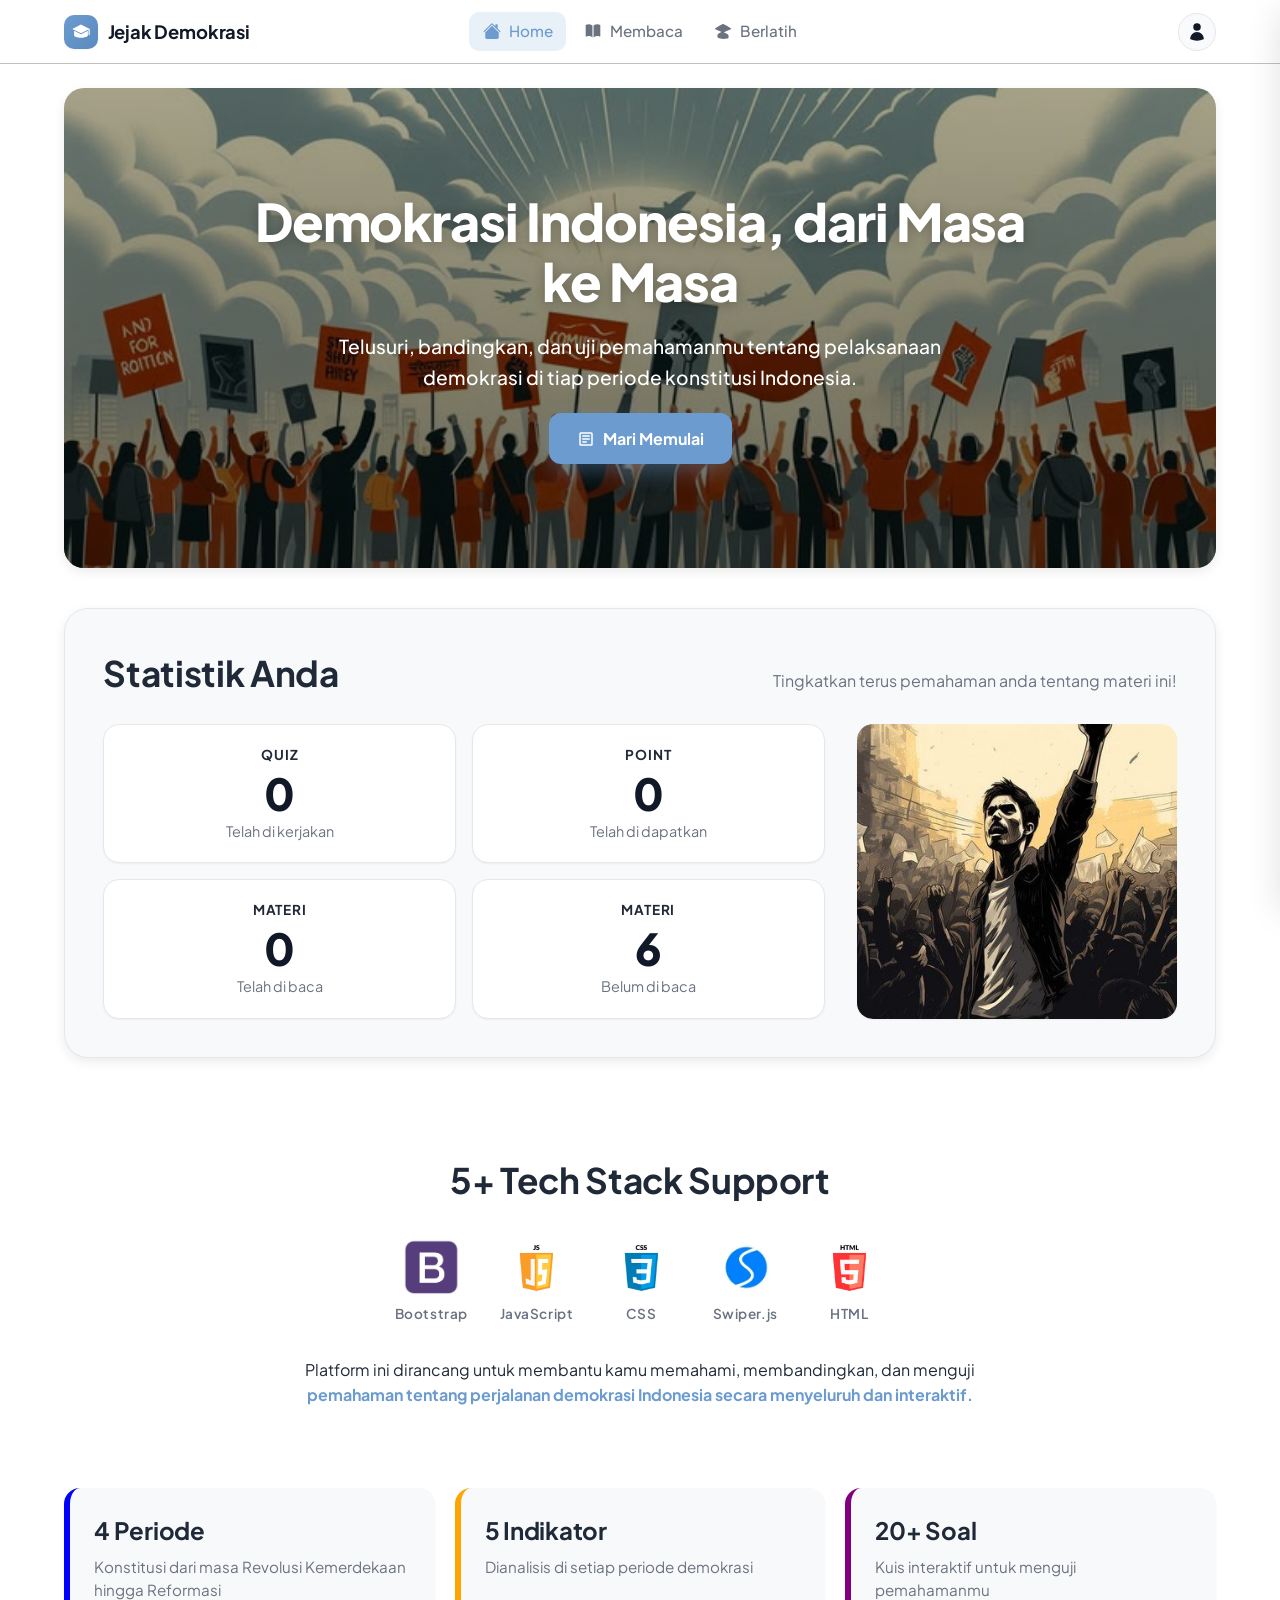
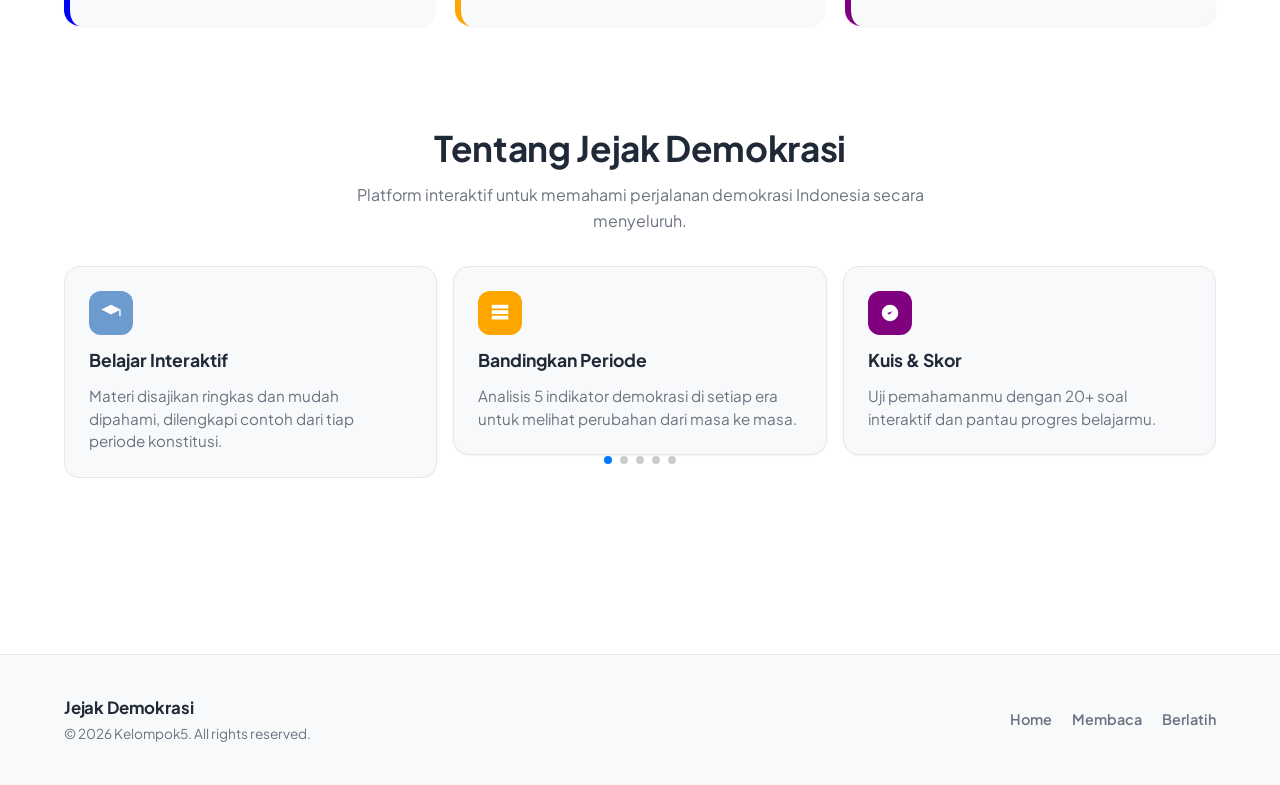
<file: index.html>
<!DOCTYPE html>
<html lang="id">

<head>
    <meta charset="UTF-8">
    <meta name="viewport" content="width=device-width, initial-scale=1.0">
    <title>Jejak Demokrasi | OnBoarding</title>

    <link rel="preconnect" href="https://fonts.googleapis.com">
    <link rel="preconnect" href="https://fonts.gstatic.com" crossorigin>
    <link href="https://fonts.googleapis.com/css2?family=Plus+Jakarta+Sans:wght@400;500;600;700;800&display=swap" rel="stylesheet">

    <link rel="stylesheet" href="src/style/global.css">
    <link rel="stylesheet" href="src/style/index.css">
    <link rel="stylesheet" href="https://cdn.jsdelivr.net/npm/swiper@11/swiper-bundle.min.css">
    <link rel="icon" href="#" type="image/png">
</head>

<body>

    <div id="navbar"></div>

    <main class="page container">
        <!-- Hero -->
        <section class="hero">
            <div class="hero__bg">
                <img src="/src/assets/images/9a2f10e3e8c840c2b5ab0010589937d5.jpg" alt="" loading="lazy" />
                <div class="hero__overlay"></div>
            </div>
            <div class="hero__content">
                <h1 class="hero__title">Demokrasi Indonesia, dari Masa ke Masa</h1>
                <p class="hero__subtitle">
                    Telusuri, bandingkan, dan uji pemahamanmu tentang pelaksanaan demokrasi di tiap periode konstitusi Indonesia.
                </p>
                <a class="btn btn--hero" href="/src/page/reading.html">
                    <svg xmlns="http://www.w3.org/2000/svg" viewBox="0 0 24 24" fill="currentColor" aria-hidden="true"><path d="M5 3h14a2 2 0 0 1 2 2v14a2 2 0 0 1-2 2H5a2 2 0 0 1-2-2V5a2 2 0 0 1 2-2zm0 2v14h14V5H5zm2 2h10v2H7V7zm0 4h10v2H7v-2zm0 4h6v2H7v-2z"/></svg>
                    Mari Memulai
                </a>
            </div>
        </section>

        <!-- Stats panel -->
        <section class="stats">
            <div class="stats__panel">
                <div class="stats__header">
                    <h2 class="stats__title">Statistik Anda</h2>
                    <p class="stats__hint">Tingkatkan terus pemahaman anda tentang materi ini!</p>
                </div>
                <div class="stats__body">
                    <div class="stats__grid">
                        <article class="stat-card">
                            <div class="stat-card__label">QUIZ</div>
                            <div class="stat-card__value" id="statQuiz">0</div>
                            <div class="stat-card__caption">Telah di kerjakan</div>
                        </article>
                        <article class="stat-card">
                            <div class="stat-card__label">POINT</div>
                            <div class="stat-card__value" id="statPoint">0</div>
                            <div class="stat-card__caption">Telah di dapatkan</div>
                        </article>
                        <article class="stat-card">
                            <div class="stat-card__label">Materi</div>
                            <div class="stat-card__value" id="statRead">0</div>
                            <div class="stat-card__caption">Telah di baca</div>
                        </article>
                        <article class="stat-card">
                            <div class="stat-card__label">Materi</div>
                            <div class="stat-card__value" id="statUnread">0</div>
                            <div class="stat-card__caption">Belum di baca</div>
                        </article>
                    </div>
                    <div class="stats__image">
                        <img src="/src/assets/images/daefe302de852c6bc54e962870e29e17.jpg" alt="Ilustrasi" loading="lazy" />
                    </div>
                </div>
            </div>
        </section>

        <!-- Tech stack -->
        <section class="tech">
            <h2 class="tech__title">5+ Tech Stack Support</h2>
            <div class="tech__icons">
                <div class="tech__item">
                    <img src="/src/assets/images/bootstrap.png" alt="Bootstrap" />
                    <span>Bootstrap</span>
                </div>
                <div class="tech__item">
                    <img src="/src/assets/images/js.png" alt="JavaScript" />
                    <span>JavaScript</span>
                </div>
                <div class="tech__item">
                    <img src="/src/assets/images/css.png" alt="CSS" />
                    <span>CSS</span>
                </div>
                <div class="tech__item">
                    <img src="/src/assets/images/swiper.png" alt="Swiper.js" />
                    <span>Swiper.js</span>
                </div>
                <div class="tech__item">
                    <img src="/src/assets/images/html.png" alt="HTML" />
                    <span>HTML</span>
                </div>
            </div>
            <p class="tech__desc">
                Platform ini dirancang untuk membantu kamu memahami, membandingkan, dan menguji
                <span class="tech__desc-bold">pemahaman tentang perjalanan demokrasi Indonesia secara menyeluruh dan interaktif.</span>
            </p>
        </section>

        <!-- Highlight cards -->
        <section class="highlights">
            <div class="highlights__grid">
                <article class="highlight-card highlight-card--blue">
                    <div class="highlight-card__value">4 Periode</div>
                    <div class="highlight-card__desc">Konstitusi dari masa Revolusi Kemerdekaan hingga Reformasi</div>
                </article>
                <article class="highlight-card highlight-card--orange">
                    <div class="highlight-card__value">5 Indikator</div>
                    <div class="highlight-card__desc">Dianalisis di setiap periode demokrasi</div>
                </article>
                <article class="highlight-card highlight-card--purple">
                    <div class="highlight-card__value">20+ Soal</div>
                    <div class="highlight-card__desc">Kuis interaktif untuk menguji pemahamanmu</div>
                </article>
            </div>
        </section>

    <!-- Showcase / about cards (Swiper) -->
    <section class="showcase">
        <div class="showcase__header">
            <h2 class="showcase__title">Tentang Jejak Demokrasi</h2>
            <p class="showcase__subtitle">
                Platform interaktif untuk memahami perjalanan demokrasi Indonesia secara menyeluruh.
            </p>
        </div>
        <div class="swiper showcase__swiper">
            <div class="swiper-wrapper">
                <div class="swiper-slide">
                    <article class="showcase-card">
                        <div class="showcase-card__icon showcase-card__icon--blue">
                            <svg xmlns="http://www.w3.org/2000/svg" viewBox="0 0 24 24" fill="currentColor" aria-hidden="true"><path d="M12 3 1.5 8.25 12 13.5l9-4.5V15a.75.75 0 0 0 1.5 0V8.25L12 3Z"/></svg>
                        </div>
                        <h3 class="showcase-card__title">Belajar Interaktif</h3>
                        <p class="showcase-card__desc">Materi disajikan ringkas dan mudah dipahami, dilengkapi contoh dari tiap periode konstitusi.</p>
                    </article>
                </div>
                <div class="swiper-slide">
                    <article class="showcase-card">
                        <div class="showcase-card__icon showcase-card__icon--orange">
                            <svg xmlns="http://www.w3.org/2000/svg" viewBox="0 0 24 24" fill="currentColor" aria-hidden="true"><path d="M3 3h18v4H3V3zm0 6h18v4H3V9zm0 6h18v4H3v-4z"/></svg>
                        </div>
                        <h3 class="showcase-card__title">Bandingkan Periode</h3>
                        <p class="showcase-card__desc">Analisis 5 indikator demokrasi di setiap era untuk melihat perubahan dari masa ke masa.</p>
                    </article>
                </div>
                <div class="swiper-slide">
                    <article class="showcase-card">
                        <div class="showcase-card__icon showcase-card__icon--purple">
                            <svg xmlns="http://www.w3.org/2000/svg" viewBox="0 0 24 24" fill="currentColor" aria-hidden="true"><path d="M9 12l2 2 4-4m6 2a9 9 0 11-18 0 9 9 0 0118 0z"/></svg>
                        </div>
                        <h3 class="showcase-card__title">Kuis & Skor</h3>
                        <p class="showcase-card__desc">Uji pemahamanmu dengan 20+ soal interaktif dan pantau progres belajarmu.</p>
                    </article>
                </div>
                <div class="swiper-slide">
                    <article class="showcase-card">
                        <div class="showcase-card__icon showcase-card__icon--blue">
                            <svg xmlns="http://www.w3.org/2000/svg" viewBox="0 0 24 24" fill="currentColor" aria-hidden="true"><path d="M3 13h2v8H3v-8zm6-6h2v14H9V7zm6 3h2v11h-2V10zm6-7h2v18h-2V3z"/></svg>
                        </div>
                        <h3 class="showcase-card__title">Progres Belajar</h3>
                        <p class="showcase-card__desc">Statistik pribadi menampilkan materi yang sudah dan belum dibaca serta skor kuis.</p>
                    </article>
                </div>
                <div class="swiper-slide">
                    <article class="showcase-card">
                        <div class="showcase-card__icon showcase-card__icon--orange">
                            <svg xmlns="http://www.w3.org/2000/svg" viewBox="0 0 24 24" fill="currentColor" aria-hidden="true"><path d="M4 6h16v2H4V6zm0 5h16v2H4v-2zm0 5h16v2H4v-2z"/></svg>
                        </div>
                        <h3 class="showcase-card__title">Responsif</h3>
                        <p class="showcase-card__desc">Tampilan nyaman di berbagai perangkat, dari desktop hingga ponsel.</p>
                    </article>
                </div>
            </div>
            <div class="swiper-pagination"></div>
        </div>
    </section>
    </main>

    <div id="footer"></div>

    <script src="/src/component/navbar.js"></script>
    <script src="/src/js/quiz-storage.js"></script>
    <script src="/src/js/reading-data.js"></script>
    <script src="/src/js/reading-storage.js"></script>
    <script type="module" src="/src/js/index.js"></script>
    <script type="module" src="/src/component/footer.js"></script>

    <script src="https://cdn.jsdelivr.net/npm/swiper@11/swiper-bundle.min.js"></script>
    <script>
        document.addEventListener('DOMContentLoaded', function () {
            if (typeof Swiper === 'undefined') return;
            new Swiper('.showcase__swiper', {
                slidesPerView: 1,
                spaceBetween: 16,
                loop: true,
                autoplay: { delay: 3500, disableOnInteraction: false },
                pagination: { el: '.swiper-pagination', clickable: true },
                breakpoints: {
                    640: { slidesPerView: 2 },
                    992: { slidesPerView: 3 }
                }
            });
        });
    </script>

</body>

</html>
</file>
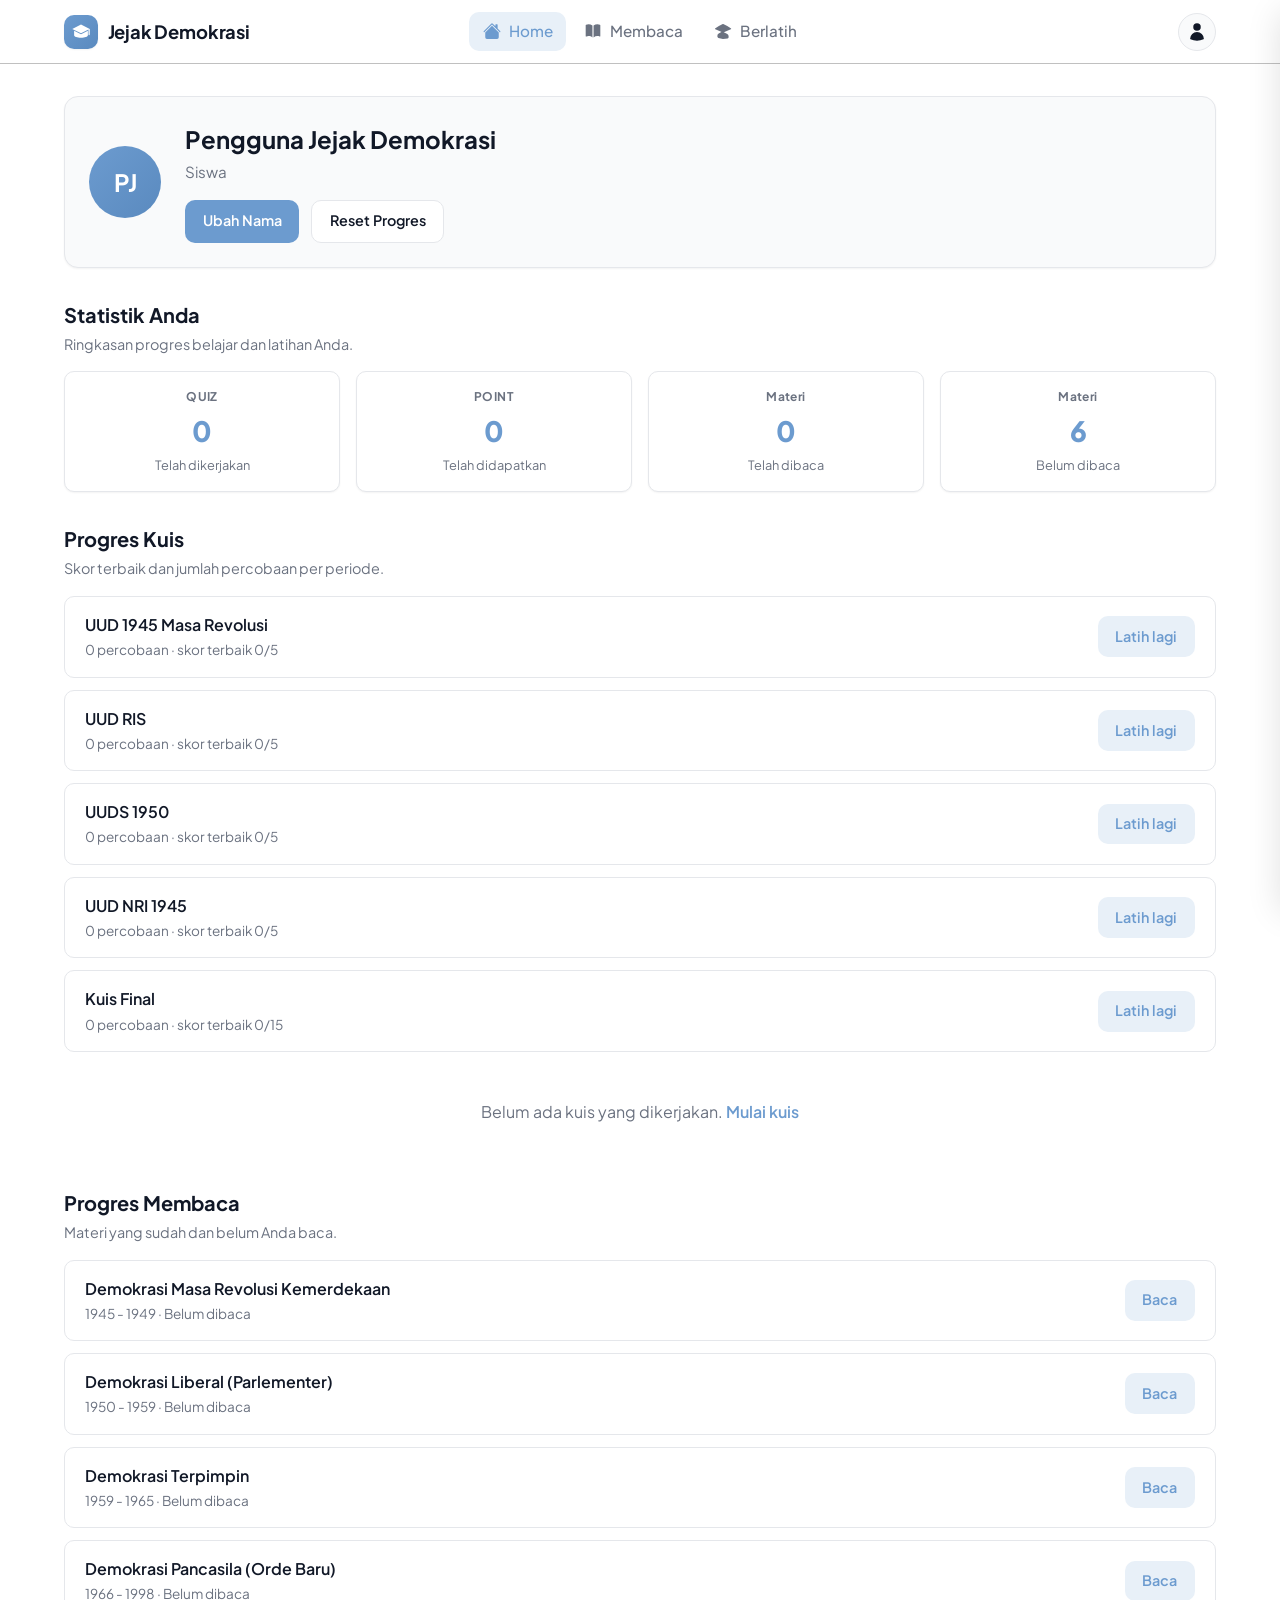
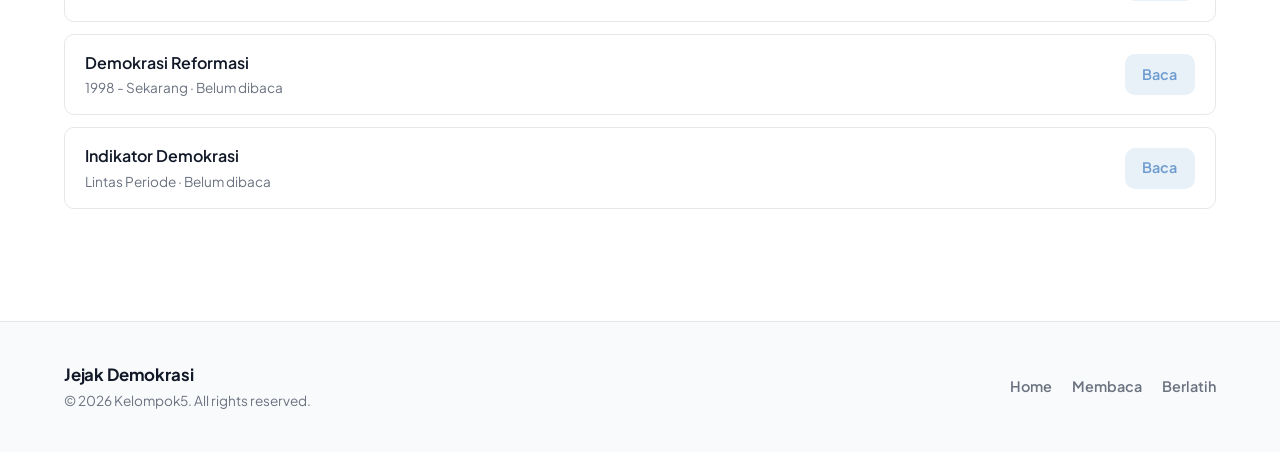
<file: src/page/profile.html>
<!DOCTYPE html>
<html lang="id">

<head>
    <meta charset="UTF-8">
    <meta name="viewport" content="width=device-width, initial-scale=1.0">
    <title>Jejak Demokrasi | Profil</title>

    <link rel="preconnect" href="https://fonts.googleapis.com">
    <link rel="preconnect" href="https://fonts.gstatic.com" crossorigin>
    <link href="https://fonts.googleapis.com/css2?family=Plus+Jakarta+Sans:wght@400;500;600;700;800&display=swap"
        rel="stylesheet">

    <link rel="stylesheet" href="/src/style/global.css">
    <link rel="stylesheet" href="/src/style/profile.css">
    <link rel="icon" href="#" type="image/png">
</head>

<body>

    <div id="navbar"></div>

    <main class="page">
        <section class="profile">
            <div class="profile__container">

                <!-- Header kartu profil -->
                <header class="profile-card profile-card--hero">
                    <div class="profile-card__avatar" id="profileAvatar">JD</div>
                    <div class="profile-card__info">
                        <h1 class="profile-card__name" id="profileName">Pengguna Jejak Demokrasi</h1>
                        <p class="profile-card__subtitle">Siswa</p>
                        <div class="profile-card__actions">
                            <button class="btn btn--primary" id="editNameBtn" type="button">Ubah Nama</button>
                            <button class="btn btn--ghost" id="resetProgressBtn" type="button">Reset Progres</button>
                        </div>
                    </div>
                </header>

                <!-- Statistik -->
                <section class="profile-section">
                    <div class="profile-section__header">
                        <h2 class="profile-section__title">Statistik Anda</h2>
                        <p class="profile-section__hint">Ringkasan progres belajar dan latihan Anda.</p>
                    </div>
                    <div class="stats__grid">
                        <article class="stat-card">
                            <div class="stat-card__label">QUIZ</div>
                            <div class="stat-card__value" id="statQuiz">0</div>
                            <div class="stat-card__caption">Telah dikerjakan</div>
                        </article>
                        <article class="stat-card">
                            <div class="stat-card__label">POINT</div>
                            <div class="stat-card__value" id="statPoint">0</div>
                            <div class="stat-card__caption">Telah didapatkan</div>
                        </article>
                        <article class="stat-card">
                            <div class="stat-card__label">Materi</div>
                            <div class="stat-card__value" id="statRead">0</div>
                            <div class="stat-card__caption">Telah dibaca</div>
                        </article>
                        <article class="stat-card">
                            <div class="stat-card__label">Materi</div>
                            <div class="stat-card__value" id="statUnread">0</div>
                            <div class="stat-card__caption">Belum dibaca</div>
                        </article>
                    </div>
                </section>

                <!-- Progres Kuis -->
                <section class="profile-section">
                    <div class="profile-section__header">
                        <h2 class="profile-section__title">Progres Kuis</h2>
                        <p class="profile-section__hint">Skor terbaik dan jumlah percobaan per periode.</p>
                    </div>
                    <div class="profile-list" id="quizProgressList"></div>
                    <div class="profile-empty" id="quizProgressEmpty" hidden>
                        <p>Belum ada kuis yang dikerjakan. <a href="/src/page/quiz-select.html">Mulai kuis</a></p>
                    </div>
                </section>

                <!-- Progres Membaca -->
                <section class="profile-section">
                    <div class="profile-section__header">
                        <h2 class="profile-section__title">Progres Membaca</h2>
                        <p class="profile-section__hint">Materi yang sudah dan belum Anda baca.</p>
                    </div>
                    <div class="profile-list" id="readingProgressList"></div>
                </section>

            </div>
        </section>
    </main>

    <div id="footer"></div>

    <script src="/src/component/navbar.js"></script>
    <script src="/src/component/footer.js"></script>
    <script src="/src/js/quiz-data.js"></script>
    <script src="/src/js/quiz-storage.js"></script>
    <script src="/src/js/reading-data.js"></script>
    <script src="/src/js/reading-storage.js"></script>
    <script type="module" src="/src/js/profile.js"></script>

</body>

</html>
</file>
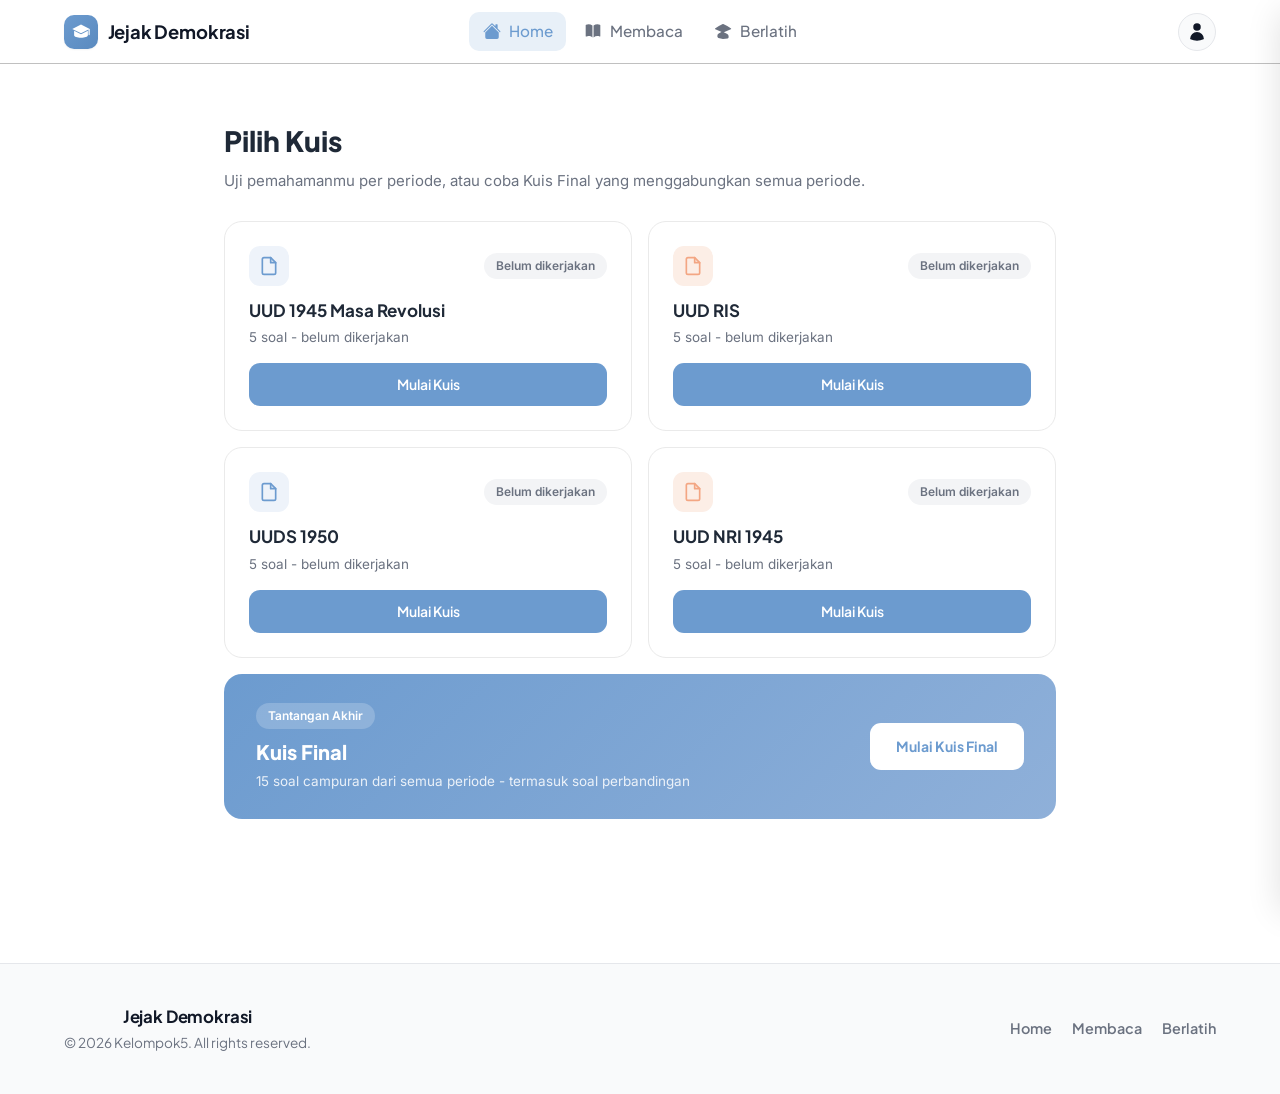
<file: src/page/quiz-select.html>
<!DOCTYPE html>
<html lang="id">

<head>
  <meta charset="UTF-8">
  <meta name="viewport" content="width=device-width, initial-scale=1.0">
  <title>Jejak Demokrasi | Pilih Kuis</title>
  <link rel="preconnect" href="https://fonts.googleapis.com">
  <link rel="preconnect" href="https://fonts.gstatic.com" crossorigin>
  <link
    href="https://fonts.googleapis.com/css2?family=Plus+Jakarta+Sans:wght@500;600;700;800&family=Inter:wght@400;500;600&display=swap"
    rel="stylesheet">
  <link rel="stylesheet" href="/src/style/exam.css">
  <link rel="stylesheet" href="/src/style/global.css">
</head>

<body>

  <nav id="navbar"></nav>

  <div class="page-container">
    <h1
      style="font-family:var(--font-heading);font-weight:800;font-size:28px;color:var(--color-text-heading);margin-bottom:8px;">
      Pilih Kuis</h1>
    <p style="font-family:var(--font-body);font-size:15px;color:var(--color-text-body);margin-bottom:28px;">Uji
      pemahamanmu per periode, atau coba Kuis Final yang menggabungkan semua periode.</p>

    <div id="quizCards" style="display:grid;grid-template-columns:1fr 1fr;gap:16px;"></div>

    <div class="banner">
      <div>
        <span class="banner__label">Tantangan Akhir</span>
        <div class="banner__title">Kuis Final</div>
        <div class="banner__desc">15 soal campuran dari semua periode - termasuk soal perbandingan</div>
      </div>
      <button class="banner__btn">Mulai Kuis Final</button>
    </div>
  </div>

  <div id="footer"></div>

  <!-- js -->
  <script src="/src/component/footer.js"></script>
  <script src="/src/component/navbar.js"></script>
  <script src="/src/js/quiz-data.js"></script>
  <script src="/src/js/quiz-storage.js"></script>
  <script src="/src/js/quiz-select.js"></script>
</body>

</html>
</file>
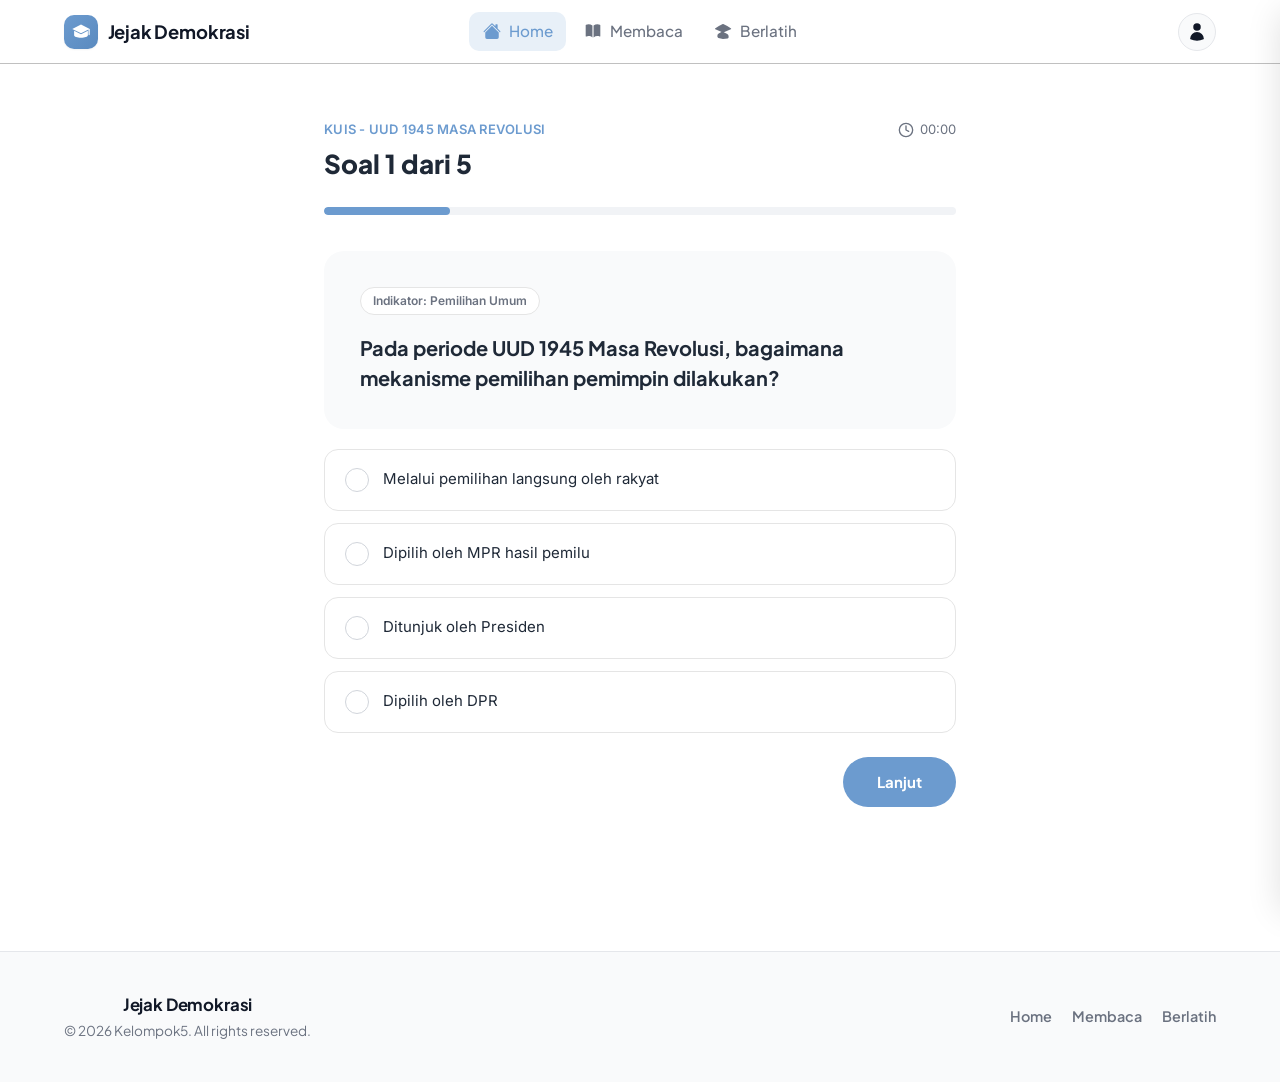
<file: src/page/quiz.html>
<!DOCTYPE html>
<html lang="id">
<head>
  <meta charset="UTF-8">
  <meta name="viewport" content="width=device-width, initial-scale=1.0">
  <title>Jejak Demokrasi | Kuis</title>
  <link rel="preconnect" href="https://fonts.googleapis.com">
  <link rel="preconnect" href="https://fonts.gstatic.com" crossorigin>
  <link href="https://fonts.googleapis.com/css2?family=Plus+Jakarta+Sans:wght@500;600;700;800&family=Inter:wght@400;500;600&display=swap" rel="stylesheet">
  <link rel="stylesheet" href="/src/style/exam.css">
  <link rel="stylesheet" href="/src/style/global.css">
</head>
<body>

  <nav id="navbar"></nav>

  <div class="page-container page-container--narrow">
    <div class="quiz-header-row">
      <div>
        <div class="quiz-label" id="quizLabel">KUIS - UUD 1945 Masa Revolusi</div>
        <h1 class="quiz-title" id="quizTitle">Soal 1 dari 5</h1>
      </div>
      <div class="quiz-timer" id="quizTimer">
        <svg xmlns="http://www.w3.org/2000/svg" viewBox="0 0 24 24" fill="none" stroke="currentColor" stroke-width="2" stroke-linecap="round" stroke-linejoin="round"><circle cx="12" cy="12" r="10"/><polyline points="12 6 12 12 16 14"/></svg>
        <span>00:00</span>
      </div>
    </div>

    <div class="progress-bar">
      <div class="progress-bar__fill" id="progressFill" style="width:20%"></div>
    </div>

    <div class="question-card">
      <span class="indicator-badge" id="indicatorBadge">Indikator: ...</span>
      <div class="question-text" id="questionText">...</div>
    </div>

    <div class="options" id="optionsContainer"></div>

    <div class="quiz-footer">
      <button class="prev-link" id="prevBtn" type="button">Soal sebelumnya</button>
      <button class="next-btn" id="nextBtn" type="button">Lanjut</button>
    </div>
  </div>

  <div id="footer"></div>

  <script src="/src/component/footer.js"></script>
  <script src="/src/component/navbar.js"></script>
  <script src="/src/js/quiz-data.js"></script>
  <script src="/src/js/quiz-storage.js"></script>
  <script type="module" src="/src/js/quiz.js"></script>
</body>
</html>
</file>
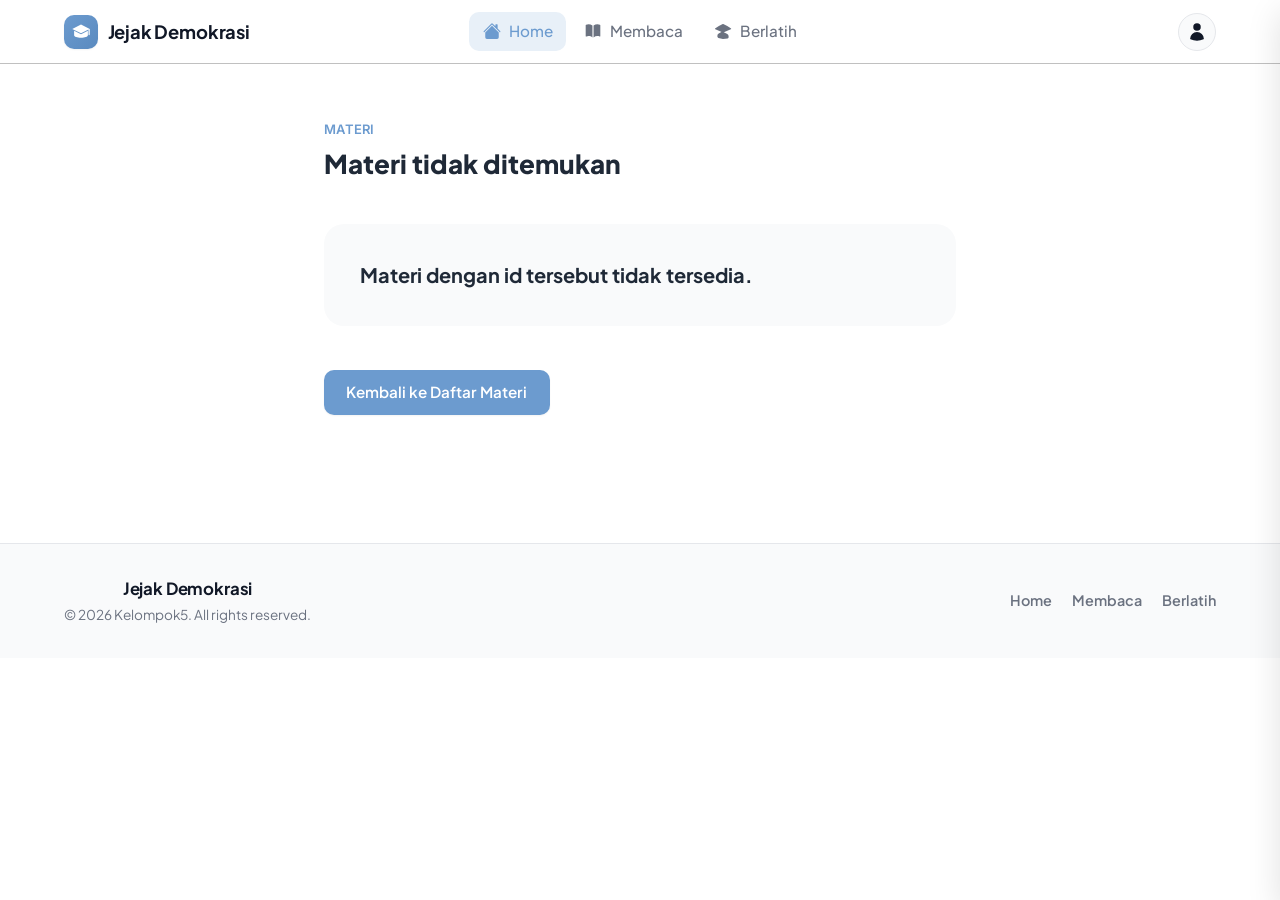
<file: src/page/reading-detail.html>
<!DOCTYPE html>
<html lang="id">

<head>
  <meta charset="UTF-8">
  <meta name="viewport" content="width=device-width, initial-scale=1.0">
  <title>Jejak Demokrasi | Materi</title>
  <link rel="preconnect" href="https://fonts.googleapis.com">
  <link rel="preconnect" href="https://fonts.gstatic.com" crossorigin>
  <link
    href="https://fonts.googleapis.com/css2?family=Plus+Jakarta+Sans:wght@500;600;700;800&family=Inter:wght@400;500;600&display=swap"
    rel="stylesheet">
  <link rel="stylesheet" href="/src/style/exam.css">
  <link rel="stylesheet" href="/src/style/global.css">
  <link rel="stylesheet" href="/src/style/reading.css">
</head>

<body>

  <nav id="navbar"></nav>

  <div class="page-container page-container--narrow">
    <div class="quiz-header-row">
      <div>
        <div class="quiz-label" id="materialLabel">MATERI</div>
        <h1 class="quiz-title" id="materialTitle">Judul Materi</h1>
      </div>
    </div>
    <p class="search-results__count" id="materialPeriod"></p>
    <div class="question-card">
      <div class="question-text" id="materialContent">...</div>
    </div>
    <div class="material-card__tags" id="materialTags"></div>
    <div style="margin-top:24px;">
      <button class="btn btn--primary" id="backBtn" type="button">Kembali ke Daftar Materi</button>
    </div>
  </div>

  <div id="footer"></div>

  <!-- js -->
  <script src="/src/component/footer.js"></script>
  <script src="/src/component/navbar.js"></script>
  <script src="/src/js/reading-data.js"></script>
  <script src="/src/js/reading-storage.js"></script>
  <script type="module" src="/src/js/reading-detail.js"></script>
</body>

</html>
</file>
<file: src/style/global.css>
:root {
    --color-bg: #ffffff;
    --color-surface: #f9fafb;
    --color-border: #c0c0c0;          /* silver */
    --color-border-soft: #e5e7eb;
    --color-text: #111827;
    --color-text-muted: #6b7280;
    --color-primary: #6C9BCF;        /* blue from design */
    --color-primary-soft: #e8f0f8;
    --color-primary-hover: #5a8abf;
    --color-danger: #dc2626;

    --radius-sm: 6px;
    --radius-md: 10px;
    --radius-lg: 14px;
    --radius-full: 9999px;

    --shadow-sm: 0 1px 2px rgba(0, 0, 0, 0.05);
    --shadow-md: 0 4px 12px rgba(0, 0, 0, 0.08);
    --shadow-lg: 0 12px 32px rgba(0, 0, 0, 0.12);

    --navbar-height: 64px;
    --container-max: 1200px;

    --font-sans: "Plus Jakarta Sans", "Segoe UI", system-ui, -apple-system, Roboto, "Helvetica Neue", Arial, sans-serif;
    --transition-fast: 150ms ease;
    --transition-base: 220ms ease;
}

*,
*::before,
*::after {
    box-sizing: border-box;
}

html,
body {
    margin: 0;
    padding: 0;
}

body {
    font-family: var(--font-sans);
    color: var(--color-text);
    background-color: var(--color-bg);
    -webkit-font-smoothing: antialiased;
    -moz-osx-font-smoothing: grayscale;
    line-height: 1.5;
}

a {
    color: inherit;
    text-decoration: none;
}

button {
    font: inherit;
    cursor: pointer;
    border: none;
    background: none;
}

ul {
    list-style: none;
    margin: 0;
    padding: 0;
}

/* ============================================================
   Navbar
   ============================================================ */
.navbar {
    position: sticky;
    top: 0;
    z-index: 1000;
    height: var(--navbar-height);
    background-color: var(--color-bg);
    border-bottom: 1px solid var(--color-border);
    transition: box-shadow var(--transition-base);
}

.navbar.scrolled {
    box-shadow: var(--shadow-sm);
}

.navbar__container {
    max-width: var(--container-max);
    height: 100%;
    margin: 0 auto;
    padding: 0 1.5rem;
    display: grid;
    grid-template-columns: 1fr auto 1fr;
    align-items: center;
    gap: 1rem;
}

/* Brand */
.navbar__brand {
    justify-self: start;
    display: inline-flex;
    align-items: center;
    gap: 0.6rem;
    font-size: 1.15rem;
    font-weight: 700;
    color: var(--color-text);
    letter-spacing: -0.01em;
    white-space: nowrap;
}

.navbar__brand-mark {
    display: inline-flex;
    align-items: center;
    justify-content: center;
    width: 34px;
    height: 34px;
    border-radius: var(--radius-md);
    background: linear-gradient(135deg, var(--color-primary), var(--color-primary-hover));
    color: #fff;
    box-shadow: var(--shadow-sm);
}

.navbar__brand-mark svg {
    width: 20px;
    height: 20px;
}

/* Desktop nav links */
.navbar__links {
    display: flex;
    align-items: center;
    gap: 0.25rem;
    justify-self: center;
}

/* Right-side actions group */
.navbar__actions {
    justify-self: end;
    display: flex;
    align-items: center;
    gap: 0.5rem;
}

.nav-link {
    display: inline-flex;
    align-items: center;
    gap: 0.5rem;
    padding: 0.5rem 0.85rem;
    font-size: 0.95rem;
    font-weight: 500;
    color: var(--color-text-muted);
    border-radius: var(--radius-md);
    transition: color var(--transition-fast), background-color var(--transition-fast);
}

.nav-link svg {
    width: 18px;
    height: 18px;
    flex-shrink: 0;
}

.nav-link:hover {
    color: var(--color-text);
    background-color: var(--color-surface);
}

.nav-link.is-active {
    color: var(--color-primary);
    background-color: var(--color-primary-soft);
}

/* Profile button */
.navbar__profile {
    display: inline-flex;
    align-items: center;
    justify-content: center;
    width: 38px;
    height: 38px;
    margin-left: 0.5rem;
    border-radius: var(--radius-full);
    color: var(--color-text);
    background-color: var(--color-surface);
    border: 1px solid var(--color-border-soft);
    transition: background-color var(--transition-fast), color var(--transition-fast), border-color var(--transition-fast);
}

.navbar__profile svg {
    width: 20px;
    height: 20px;
}

.navbar__profile:hover {
    color: var(--color-primary);
    background-color: var(--color-primary-soft);
    border-color: var(--color-primary);
}

/* Hamburger toggle (mobile only) */
.menu-toggle {
    display: none;
    align-items: center;
    justify-content: center;
    width: 40px;
    height: 40px;
    border-radius: var(--radius-md);
    color: var(--color-text);
    transition: background-color var(--transition-fast);
}

.menu-toggle:hover {
    background-color: var(--color-surface);
}

.menu-toggle svg {
    width: 22px;
    height: 22px;
}

/* Drawer */
.drawer-backdrop {
    position: fixed;
    inset: 0;
    background-color: rgba(17, 24, 39, 0.45);
    backdrop-filter: blur(2px);
    opacity: 0;
    visibility: hidden;
    transition: opacity var(--transition-base), visibility var(--transition-base);
    z-index: 1090;
}

.drawer-backdrop.is-open {
    opacity: 1;
    visibility: visible;
}

.drawer {
    position: fixed;
    top: 0;
    right: 0;
    bottom: 0;
    width: 300px;
    max-width: 85vw;
    background-color: var(--color-bg);
    box-shadow: var(--shadow-lg);
    transform: translateX(100%);
    transition: transform var(--transition-base);
    z-index: 1100;
    display: flex;
    flex-direction: column;
}

.drawer.is-open {
    transform: translateX(0);
}

.drawer__header {
    display: flex;
    align-items: center;
    justify-content: space-between;
    padding: 1rem 1.25rem;
    border-bottom: 1px solid var(--color-border-soft);
}

.drawer__title {
    font-size: 1rem;
    font-weight: 600;
    margin: 0;
}

.drawer__close {
    display: inline-flex;
    align-items: center;
    justify-content: center;
    width: 36px;
    height: 36px;
    border-radius: var(--radius-md);
    color: var(--color-text-muted);
    transition: background-color var(--transition-fast), color var(--transition-fast);
}

.drawer__close:hover {
    background-color: var(--color-surface);
    color: var(--color-text);
}

.drawer__close svg {
    width: 20px;
    height: 20px;
}

.drawer__body {
    flex: 1;
    overflow-y: auto;
    padding: 1rem 0.75rem;
    display: flex;
    flex-direction: column;
    gap: 0.25rem;
}

.drawer__body .nav-link {
    width: 100%;
    padding: 0.75rem 1rem;
    font-size: 1rem;
}

.drawer__footer {
    padding: 1rem 1.25rem;
    border-top: 1px solid var(--color-border-soft);
}

.drawer__footer .navbar__profile {
    width: 100%;
    height: 44px;
    margin: 0;
    border-radius: var(--radius-md);
    gap: 0.6rem;
    font-size: 0.95rem;
    font-weight: 500;
    color: var(--color-text);
}

.drawer__footer .navbar__profile svg {
    width: 20px;
    height: 20px;
}

/* Responsive */
@media (max-width: 768px) {
    .navbar__container {
        display: flex;
        justify-content: space-between;
    }

    .navbar__links {
        display: none;
    }

    .navbar__profile {
        display: none;
    }

    .menu-toggle {
        display: inline-flex;
    }
}

/* ============================================================
   Footer (shared)
   ============================================================ */
.site-footer {
  border-top: 1px solid var(--color-border-soft);
  padding: 2.5rem 0;
  margin-top: 4rem;
  color: var(--color-text);
  font-size: 0.9rem;
  background-color: var(--color-surface);
}

.site-footer__inner {
  max-width: var(--container-max);
  margin: 0 auto;
  padding: 0 1.5rem;
  display: flex;
  align-items: center;
  justify-content: space-between;
  flex-wrap: wrap;
  gap: 1rem 2rem;
}

.site-footer__brand {
  display: flex;
  flex-direction: column;
  gap: 0.25rem;
}

.site-footer__logo {
  font-size: 1.05rem;
  font-weight: 700;
  color: var(--color-text);
  letter-spacing: -0.01em;
}

.site-footer__copy {
  color: var(--color-text-muted);
  font-size: 0.85rem;
}

.site-footer__nav {
  display: flex;
  align-items: center;
  gap: 1.25rem;
  flex-wrap: wrap;
}

.site-footer__nav a {
  color: var(--color-text-muted);
  font-weight: 600;
  font-size: 0.9rem;
  transition: color var(--transition-fast);
}

.site-footer__nav a:hover {
  color: var(--color-primary);
}

@media (max-width: 640px) {
  .site-footer__inner {
    flex-direction: column;
    align-items: flex-start;
  }
}

/* Demo page moved to src/style/index.css */
</file>
<file: src/style/index.css>
/* ============================================================
   Jejak Demokrasi — Index page styles
   ============================================================ */

/* ---------- Page container ---------- */
.page,
.container {
  max-width: var(--container-max);
  margin: 0 auto;
  padding: 0 1.5rem 5rem;
}

/* ---------- Buttons ---------- */
.btn {
  display: inline-flex;
  align-items: center;
  gap: 0.5rem;
  padding: 0.7rem 1.4rem;
  font-size: 0.95rem;
  font-weight: 600;
  border-radius: var(--radius-md);
  transition:
    transform var(--transition-fast),
    box-shadow var(--transition-fast),
    background-color var(--transition-fast),
    color var(--transition-fast),
    border-color var(--transition-fast);
  white-space: nowrap;
  cursor: pointer;
}

.btn svg {
  width: 18px;
  height: 18px;
}

.btn--primary {
  background-color: var(--color-primary);
  color: #fff;
  box-shadow: var(--shadow-sm);
}

.btn--primary:hover {
  background-color: var(--color-primary-hover);
  transform: translateY(-1px);
  box-shadow: var(--shadow-md);
}

.btn--ghost {
  background-color: transparent;
  color: var(--color-text);
  border: 1px solid var(--color-border-soft);
}

.btn--ghost:hover {
  background-color: var(--color-surface);
  border-color: var(--color-border);
}

.btn--hero {
  background-color: #6c9bcf;
  color: #fff;
  border-radius: 12px;
  padding: 0.85rem 1.75rem;
  font-size: 1rem;
  font-weight: 700;
  box-shadow: 0 8px 20px rgba(108, 155, 207, 0.35);
  transition:
    transform var(--transition-fast),
    box-shadow var(--transition-fast),
    background-color var(--transition-fast);
}

.btn--hero:hover {
  background-color: #5a8abf;
  transform: translateY(-2px);
  box-shadow: 0 12px 28px rgba(108, 155, 207, 0.4);
}

.btn--hero:active {
  transform: translateY(0);
}

/* ---------- Hero ---------- */
.hero {
  position: relative;
  width: 100%;
  min-height: clamp(360px, 45vw, 480px);
  border-radius: 20px;
  overflow: hidden;
  display: flex;
  align-items: center;
  justify-content: center;
  margin-top: 1.5rem;
  box-shadow: var(--shadow-md);
}

.hero__bg {
  position: absolute;
  inset: 0;
}

.hero__bg img {
  width: 100%;
  height: 100%;
  object-fit: cover;
  display: block;
}

.hero__overlay {
  position: absolute;
  inset: 0;
  background: linear-gradient(
    180deg,
    rgba(0, 0, 0, 0.35) 0%,
    rgba(0, 0, 0, 0.6) 100%
  );
}

.hero__content {
  position: relative;
  z-index: 1;
  text-align: center;
  color: #fff;
  padding: clamp(2rem, 5vw, 3.5rem) 1.5rem;
  max-width: 820px;
  display: flex;
  flex-direction: column;
  align-items: center;
  gap: 1.25rem;
}

.hero__title {
  font-size: clamp(2rem, 5vw, 3.25rem);
  font-weight: 800;
  line-height: 1.15;
  margin: 0;
  color: #fff;
  letter-spacing: -0.02em;
  text-shadow: 0 2px 12px rgba(0, 0, 0, 0.25);
}

.hero__subtitle {
  font-size: clamp(1rem, 1.6vw, 1.2rem);
  font-weight: 500;
  color: #fff;
  margin: 0;
  max-width: 680px;
  line-height: 1.6;
}

.hero__actions {
  margin-top: 0.5rem;
}

/* ---------- Stats panel ---------- */
.stats {
  margin-top: 2.5rem;
}

.stats__panel {
  position: relative;
  overflow: hidden;
  background-color: #f8f9fb;
  border-radius: 24px;
  padding: clamp(1.5rem, 3vw, 2.5rem);
  box-shadow: var(--shadow-md);
  border: 1px solid var(--color-border-soft);
}

.stats__corner {
  position: absolute;
  top: 1rem;
  right: 1rem;
  width: 96px;
  height: 96px;
  object-fit: cover;
  border-radius: 14px;
  opacity: 0.12;
  pointer-events: none;
  user-select: none;
}

.stats__header {
  display: flex;
  align-items: baseline;
  justify-content: space-between;
  flex-wrap: wrap;
  gap: 0.5rem 1rem;
  margin-bottom: 1.5rem;
}

.stats__title {
  font-size: clamp(1.6rem, 3vw, 2.2rem);
  font-weight: 700;
  color: #1f2937;
  margin: 0;
  letter-spacing: -0.01em;
}

.stats__hint {
  color: #6b7280;
  font-size: 1rem;
  margin: 0;
}

.stats__body {
  display: grid;
  grid-template-columns: minmax(0, 1fr) 320px;
  gap: 2rem;
  align-items: center;
}

.stats__grid {
  display: grid;
  grid-template-columns: repeat(2, minmax(0, 1fr));
  gap: 1rem;
}

.stat-card {
  background-color: #fff;
  border-radius: 16px;
  box-shadow: var(--shadow-sm);
  border: 1px solid var(--color-border-soft);
  padding: 1.25rem 1rem;
  text-align: center;
  display: flex;
  flex-direction: column;
  justify-content: center;
  gap: 0.35rem;
  height: 100%;
  min-height: 120px;
  transition:
    transform var(--transition-fast),
    box-shadow var(--transition-fast);
}

.stat-card:hover {
  transform: translateY(-2px);
  box-shadow: var(--shadow-md);
}

.stat-card__label {
  font-size: 0.85rem;
  font-weight: 700;
  color: #1f2937;
  letter-spacing: 0.06em;
  text-transform: uppercase;
}

.stat-card__value {
  font-size: clamp(2rem, 4vw, 2.75rem);
  font-weight: 800;
  color: #111827;
  line-height: 1;
}

.stat-card__caption {
  font-size: 0.9rem;
  color: #6b7280;
}

.stats__image {
  display: flex;
  align-items: stretch;
  justify-content: center;
  height: 100%;
}

.stats__image img {
  width: 100%;
  max-width: 320px;
  height: 100%;
  min-height: 280px;
  border-radius: 16px;
  object-fit: cover;
  box-shadow: var(--shadow-sm);
}

/* ---------- Tech stack ---------- */
.tech {
  text-align: center;
  margin-top: 4rem;
  padding: 2rem 0;
}

.tech__title {
  font-size: clamp(1.6rem, 3vw, 2.2rem);
  font-weight: 700;
  color: #1f2937;
  margin: 0 0 2rem;
  letter-spacing: -0.01em;
}

.tech__icons {
  display: flex;
  justify-content: center;
  align-items: center;
  gap: 2rem;
  flex-wrap: wrap;
  margin-bottom: 2rem;
}

.tech__item {
  display: flex;
  flex-direction: column;
  align-items: center;
  gap: 0.6rem;
  min-width: 72px;
  transition: transform var(--transition-fast);
}

.tech__item:hover {
  transform: translateY(-2px);
}

.tech__item img {
  height: 56px;
  width: auto;
  object-fit: contain;
}

.tech__item span {
  color: #6b7280;
  font-size: 0.85rem;
  font-weight: 600;
  letter-spacing: 0.04em;
}

.tech__desc {
  max-width: 760px;
  margin: 0 auto;
  font-size: 1rem;
  color: #1f2937;
  line-height: 1.6;
}

.tech__desc-bold {
  font-weight: 700;
  color: #6c9bcf;
}

/* ---------- Highlight cards ---------- */
.highlights {
  margin-top: 3rem;
}

.highlights__grid {
  display: grid;
  grid-template-columns: repeat(3, minmax(0, 1fr));
  gap: 1.25rem;
}

.highlight-card {
  background-color: #f8f9fb;
  border-radius: 16px;
  padding: 1.5rem;
  display: flex;
  flex-direction: column;
  gap: 0.5rem;
  border-left: 6px solid transparent;
  box-shadow: var(--shadow-sm);
  transition:
    transform var(--transition-fast),
    box-shadow var(--transition-fast);
}

.highlight-card:hover {
  transform: translateY(-2px);
  box-shadow: var(--shadow-md);
}

.highlight-card--blue {
  border-left-color: #0000ff;
}

.highlight-card--orange {
  border-left-color: #ffa500;
}

.highlight-card--purple {
  border-left-color: #800080;
}

.highlight-card__value {
  font-size: 1.5rem;
  font-weight: 700;
  color: #1f2937;
  letter-spacing: -0.01em;
}

.highlight-card__desc {
  font-size: 0.95rem;
  color: #6b7280;
  line-height: 1.5;
}

/* ---------- Footer ---------- */
.site-footer {
  border-top: 1px solid var(--color-border-soft);
  padding: 2.5rem 0;
  margin-top: 4rem;
  color: #1f2937;
  font-size: 0.9rem;
  background-color: #f8f9fb;
}

.site-footer__inner {
  max-width: var(--container-max);
  margin: 0 auto;
  padding: 0 1.5rem;
  display: flex;
  align-items: center;
  justify-content: space-between;
  flex-wrap: wrap;
  gap: 1rem 2rem;
}

.site-footer__brand {
  display: flex;
  flex-direction: column;
  gap: 0.25rem;
}

.site-footer__logo {
  font-size: 1.05rem;
  font-weight: 700;
  color: #1f2937;
  letter-spacing: -0.01em;
}

.site-footer__copy {
  color: #6b7280;
  font-size: 0.85rem;
}

.site-footer__nav {
  display: flex;
  align-items: center;
  gap: 1.25rem;
  flex-wrap: wrap;
}

.site-footer__nav a {
  color: #6b7280;
  font-weight: 600;
  font-size: 0.9rem;
  transition: color var(--transition-fast);
}

.site-footer__nav a:hover {
  color: #6c9bcf;
}

@media (max-width: 640px) {
  .site-footer__inner {
    flex-direction: column;
    align-items: flex-start;
  }
}

/* ---------- Accessibility ---------- */
a:focus-visible,
button:focus-visible,
.btn:focus-visible {
  outline: 2px solid #6c9bcf;
  outline-offset: 3px;
}

/* ---------- Responsive ---------- */
@media (max-width: 992px) {
  .stats__body {
    grid-template-columns: 1fr;
  }

  .stats__image {
    order: -1;
  }

  .stats__image img {
    max-width: 280px;
  }

  .highlights__grid {
    grid-template-columns: repeat(2, minmax(0, 1fr));
  }
}

@media (max-width: 768px) {
  .page,
  .container {
    padding: 0 1rem 3rem;
  }

  .hero {
    min-height: 320px;
    border-radius: 16px;
    margin-top: 1rem;
  }

  .stats__panel {
    border-radius: 20px;
    padding: 1.5rem;
  }

  .stat-card__value {
    font-size: 2.2rem;
  }

  .tech__icons {
    gap: 1.5rem;
  }

  .tech__item img {
    height: 48px;
  }

  .highlights__grid {
    grid-template-columns: 1fr;
  }
}

@media (max-width: 480px) {
  .stats__grid {
    grid-template-columns: 1fr;
  }

  .tech__icons {
    gap: 1.25rem;
  }
}

/* ---------- Showcase (Swiper) ---------- */
.showcase {
  margin-top: 4rem;
  padding: 2rem 0;
}

.showcase__header {
  text-align: center;
  margin-bottom: 2rem;
}

.showcase__title {
  font-size: clamp(1.6rem, 3vw, 2.2rem);
  font-weight: 700;
  color: #1f2937;
  margin: 0 0 0.5rem;
  letter-spacing: -0.01em;
}

.showcase__subtitle {
  color: #6b7280;
  font-size: 1rem;
  margin: 0;
  max-width: 640px;
  margin-inline: auto;
  line-height: 1.6;
}

.showcase__swiper {
  padding: 0.5rem 0 4rem;
}

.showcase__swiper .swiper-pagination {
  bottom: 0.5rem;
}

.showcase-card {
  background-color: #f8f9fb;
  border-radius: 16px;
  padding: 1.5rem;
  display: flex;
  flex-direction: column;
  gap: 0.75rem;
  height: 100%;
  border: 1px solid var(--color-border-soft);
  box-shadow: var(--shadow-sm);
  transition:
    transform var(--transition-fast),
    box-shadow var(--transition-fast);
}

.showcase-card:hover {
  transform: translateY(-3px);
  box-shadow: var(--shadow-md);
}

.showcase-card__icon {
  display: inline-flex;
  align-items: center;
  justify-content: center;
  width: 44px;
  height: 44px;
  border-radius: 12px;
}

.showcase-card__icon svg {
  width: 22px;
  height: 22px;
  color: #fff;
}

.showcase-card__icon--blue {
  background-color: #6c9bcf;
}

.showcase-card__icon--orange {
  background-color: #ffa500;
}

.showcase-card__icon--purple {
  background-color: #800080;
}

.showcase-card__title {
  font-size: 1.1rem;
  font-weight: 700;
  color: #1f2937;
  margin: 0;
}

.showcase-card__desc {
  font-size: 0.95rem;
  color: #6b7280;
  line-height: 1.5;
  margin: 0;
}

/* Swiper overrides (palette) */
.swiper-button-prev,
.swiper-button-next {
  color: #6c9bcf;
}

.swiper-pagination-bullet-active {
  background: #6c9bcf;
}

.swiper-pagination-bullet {
  background: #c0c0c0;
  opacity: 1;
}

@media (max-width: 768px) {
  .showcase {
    margin-top: 3rem;
  }
}

@media (prefers-reduced-motion: reduce) {
  *,
  *::before,
  *::after {
    animation-duration: 0.01ms !important;
    animation-iteration-count: 1 !important;
    transition-duration: 0.01ms !important;
    scroll-behavior: auto !important;
  }
}
</file>
<file: src/style/profile.css>
/* ============================================================
   Profile page
   ============================================================ */
.page {
    max-width: var(--container-max);
    margin: 0 auto;
    padding: 2rem 1.5rem 3rem;
}

.profile__container {
    display: flex;
    flex-direction: column;
    gap: 2rem;
}

.profile-card {
    background-color: var(--color-surface);
    border: 1px solid var(--color-border-soft);
    border-radius: var(--radius-lg);
    padding: 1.5rem;
    box-shadow: var(--shadow-sm);
}

.profile-card--hero {
    display: flex;
    align-items: center;
    gap: 1.5rem;
    flex-wrap: wrap;
}

.profile-card__avatar {
    width: 72px;
    height: 72px;
    border-radius: var(--radius-full);
    background: linear-gradient(135deg, var(--color-primary), var(--color-primary-hover));
    color: #fff;
    display: inline-flex;
    align-items: center;
    justify-content: center;
    font-size: 1.5rem;
    font-weight: 700;
    flex-shrink: 0;
}

.profile-card__info {
    flex: 1;
    min-width: 200px;
}

.profile-card__name {
    margin: 0 0 0.25rem;
    font-size: 1.5rem;
    font-weight: 700;
    color: var(--color-text);
}

.profile-card__subtitle {
    margin: 0 0 1rem;
    color: var(--color-text-muted);
    font-size: 0.95rem;
}

.profile-card__actions {
    display: flex;
    gap: 0.75rem;
    flex-wrap: wrap;
}

.btn--ghost {
    background-color: var(--color-bg);
    color: var(--color-text);
    border: 1px solid var(--color-border-soft);
}

.btn--ghost:hover {
    background-color: var(--color-surface);
}

.stats__grid {
    display: grid;
    grid-template-columns: repeat(4, 1fr);
    gap: 1rem;
}

.stat-card {
    background-color: var(--color-bg);
    border: 1px solid var(--color-border-soft);
    border-radius: var(--radius-md);
    padding: 1rem;
    text-align: center;
    box-shadow: var(--shadow-sm);
}

.stat-card__label {
    font-size: 0.75rem;
    font-weight: 700;
    color: var(--color-text-muted);
    letter-spacing: 0.04em;
}

.stat-card__value {
    font-size: 1.75rem;
    font-weight: 800;
    color: var(--color-primary);
    margin: 0.25rem 0;
}

.stat-card__caption {
    font-size: 0.8rem;
    color: var(--color-text-muted);
}

.profile-section {
    display: flex;
    flex-direction: column;
    gap: 1rem;
}

.profile-section__header {
    display: flex;
    flex-direction: column;
    gap: 0.25rem;
}

.profile-section__title {
    margin: 0;
    font-size: 1.25rem;
    font-weight: 700;
    color: var(--color-text);
}

.profile-section__hint {
    margin: 0;
    color: var(--color-text-muted);
    font-size: 0.9rem;
}

.profile-list {
    display: flex;
    flex-direction: column;
    gap: 0.75rem;
}

.profile-item {
    display: flex;
    align-items: center;
    justify-content: space-between;
    gap: 1rem;
    padding: 1rem 1.25rem;
    background-color: var(--color-bg);
    border: 1px solid var(--color-border-soft);
    border-radius: var(--radius-md);
    transition: box-shadow var(--transition-fast), border-color var(--transition-fast);
}

.profile-item:hover {
    box-shadow: var(--shadow-sm);
    border-color: var(--color-primary);
}

.profile-item--done {
    border-left: 4px solid var(--color-primary);
}

.profile-item__main {
    flex: 1;
    min-width: 0;
}

.profile-item__title {
    font-weight: 600;
    color: var(--color-text);
    margin-bottom: 0.2rem;
}

.profile-item__meta {
    font-size: 0.85rem;
    color: var(--color-text-muted);
}

.profile-item__actions {
    flex-shrink: 0;
}

.profile-empty {
    padding: 1rem;
    color: var(--color-text-muted);
    text-align: center;
}

.profile-empty a {
    color: var(--color-primary);
    font-weight: 600;
}

/* btn base (profile uses global btn? define minimal) */
.btn {
    display: inline-flex;
    align-items: center;
    justify-content: center;
    padding: 0.6rem 1.1rem;
    border-radius: var(--radius-md);
    font-weight: 600;
    font-size: 0.9rem;
    transition: background-color var(--transition-fast), color var(--transition-fast), border-color var(--transition-fast);
}

.btn--primary {
    background-color: var(--color-primary);
    color: #fff;
}

.btn--primary:hover {
    background-color: var(--color-primary-hover);
}

.btn--secondary {
    background-color: var(--color-primary-soft);
    color: var(--color-primary);
}

.btn--secondary:hover {
    background-color: var(--color-primary);
    color: #fff;
}

@media (max-width: 768px) {
    .stats__grid {
        grid-template-columns: repeat(2, 1fr);
    }

    .profile-card--hero {
        flex-direction: column;
        text-align: center;
    }

    .profile-card__actions {
        justify-content: center;
    }

    .profile-item {
        flex-direction: column;
        align-items: flex-start;
    }
}
</file>
<file: src/style/exam.css>
/* ===================== DESIGN TOKENS ===================== */
:root {
  --color-bg: #ffffff;
  --color-surface: #f8f9fb;
  --color-border: #eaeaea;
  --color-border-light: #e5e5e5;
  --color-primary: #6c9bcf;
  --color-primary-light: #eef3fa;
  --color-secondary: #f3a683;
  --color-secondary-light: #fceee6;
  --color-text-heading: #1f2937;
  --color-text-body: #6b7280;
  --color-text-muted: #9ca3af;

  --font-heading: "Plus Jakarta Sans", sans-serif;
  --font-body: "Inter", sans-serif;
}

* {
  box-sizing: border-box;
  margin: 0;
  padding: 0;
}

html,
body {
  background: var(--color-bg);
}

body {
  font-family: var(--font-body);
  color: var(--color-text-body);
  -webkit-font-smoothing: antialiased;
}

h1,
h2,
h3,
h4,
h5,
h6,
.btn,
button,
.nav-link,
.navbar__brand {
  font-family: var(--font-heading);
}

a {
  color: inherit;
  text-decoration: none;
}

/* ===================== PAGE CONTAINER ===================== */
.page-container {
  max-width: 880px;
  margin: 0 auto;
  padding: 56px 24px 80px;
}

.page-container--narrow {
  max-width: 680px;
}

/* ===================== BUTTONS ===================== */
.btn {
  display: inline-flex;
  align-items: center;
  justify-content: center;
  font-family: var(--font-heading);
  font-weight: 600;
  font-size: 14px;
  border-radius: 11px;
  padding: 11px;
  cursor: pointer;
  border: none;
  transition:
    box-shadow 0.2s ease,
    transform 0.2s ease;
}

.btn--primary {
  background: var(--color-primary);
  color: #ffffff;
}

.btn--secondary {
  background: #f8f9fb;
  color: var(--color-text-heading);
}

.btn--pill {
  border-radius: 999px;
}

.btn:hover {
  box-shadow: 0 8px 24px rgba(31, 41, 55, 0.08);
}

/* ===================== CARDS ===================== */
.card {
  background: #ffffff;
  border: 1px solid #eaeaea;
  border-radius: 18px;
  padding: 24px;
  transition:
    box-shadow 0.2s ease,
    transform 0.2s ease;
}

.card:hover {
  box-shadow: 0 8px 24px rgba(31, 41, 55, 0.08);
  transform: translateY(-2px);
}

.card__top {
  display: flex;
  align-items: center;
  justify-content: space-between;
  margin-bottom: 12px;
}

.icon-box {
  width: 40px;
  height: 40px;
  border-radius: 11px;
  display: flex;
  align-items: center;
  justify-content: center;
}

.icon-box--blue {
  background: var(--color-primary-light);
  color: var(--color-primary);
}
.icon-box--peach {
  background: var(--color-secondary-light);
  color: var(--color-secondary);
}

.icon-box svg {
  width: 20px;
  height: 20px;
}

.badge {
  display: inline-flex;
  align-items: center;
  padding: 4px 12px;
  border-radius: 999px;
  font-family: var(--font-body);
  font-size: 12px;
  font-weight: 600;
}

.badge--score {
  background: var(--color-primary-light);
  color: var(--color-primary);
}

.badge--neutral {
  background: #f3f4f6;
  color: var(--color-text-muted);
}

.card__title {
  font-family: var(--font-heading);
  font-weight: 700;
  font-size: 17px;
  color: var(--color-text-heading);
  margin: 4px 0 4px;
}

.card__meta {
  font-family: var(--font-body);
  font-size: 13.5px;
  color: var(--color-text-muted);
  margin-bottom: 16px;
}

/* ===================== BANNER ===================== */
.banner {
  background: linear-gradient(135deg, #6c9bcf, #8fb0d9);
  border-radius: 18px;
  padding: 28px 32px;
  display: flex;
  align-items: center;
  justify-content: space-between;
  gap: 20px;
  margin-top: 16px;
}

.banner__label {
  display: inline-block;
  padding: 4px 12px;
  border-radius: 999px;
  background: rgba(255, 255, 255, 0.2);
  color: #ffffff;
  font-family: var(--font-body);
  font-size: 12px;
  font-weight: 600;
  margin-bottom: 8px;
}

.banner__title {
  font-family: var(--font-heading);
  font-weight: 800;
  font-size: 20px;
  color: #ffffff;
  margin-bottom: 4px;
}

.banner__desc {
  font-family: var(--font-body);
  font-size: 13.5px;
  color: rgba(255, 255, 255, 0.85);
}

.banner__btn {
  background: #ffffff;
  color: var(--color-primary);
  border-radius: 11px;
  padding: 13px 26px;
  font-family: var(--font-heading);
  font-weight: 700;
  font-size: 14px;
  border: none;
  cursor: pointer;
  white-space: nowrap;
}

/* ---------- Footer ---------- */
.site-footer {
  border-top: 1px solid var(--color-border-soft, #e5e7eb);
  padding: 2rem 0;
  margin-top: 3rem;
  color: #1f2937;
  font-size: 0.95rem;
}

.site-footer__inner {
  max-width: var(--container-max, 1200px);
  margin: 0 auto;
  padding: 0 1.5rem;
  text-align: center;
}

/* ===================== QUIZ PAGE ===================== */
.quiz-header-row {
  display: flex;
  align-items: flex-start;
  justify-content: space-between;
  margin-bottom: 24px;
}

.quiz-label {
  font-family: var(--font-body);
  font-size: 13px;
  font-weight: 600;
  color: var(--color-primary);
  letter-spacing: 0.02em;
  text-transform: uppercase;
  margin-bottom: 4px;
}

.quiz-title {
  font-family: var(--font-heading);
  font-weight: 800;
  font-size: 26px;
  color: var(--color-text-heading);
}

.quiz-timer {
  display: flex;
  align-items: center;
  gap: 6px;
  font-family: var(--font-body);
  font-size: 13px;
  color: var(--color-text-muted);
}

.quiz-timer svg {
  width: 16px;
  height: 16px;
}

.progress-bar {
  width: 100%;
  height: 8px;
  background: #f1f3f6;
  border-radius: 999px;
  overflow: hidden;
  margin-bottom: 36px;
}

.progress-bar__fill {
  height: 100%;
  background: var(--color-primary);
  border-radius: 999px;
  transition: width 0.3s ease;
}

.question-card {
  background: var(--color-surface);
  border-radius: 20px;
  padding: 36px;
  margin-bottom: 20px;
}

.indicator-badge {
  display: inline-flex;
  align-items: center;
  padding: 4px 12px;
  border-radius: 999px;
  background: #ffffff;
  border: 1px solid #e5e5e5;
  color: var(--color-text-body);
  font-family: var(--font-body);
  font-size: 12px;
  font-weight: 600;
  margin-bottom: 18px;
}

.question-text {
  font-family: var(--font-heading);
  font-weight: 700;
  font-size: 20px;
  line-height: 1.5;
  color: var(--color-text-heading);
}

.options {
  display: flex;
  flex-direction: column;
  gap: 12px;
  margin-bottom: 24px;
}

.option {
  width: 100%;
  background: #ffffff;
  border: 1.5px solid #e5e5e5;
  border-radius: 14px;
  padding: 18px 20px;
  cursor: pointer;
  text-align: left;
  transition:
    border-color 0.2s ease,
    background 0.2s ease;
}

.option__inner {
  display: flex;
  align-items: center;
  gap: 14px;
}

.radio {
  width: 24px;
  height: 24px;
  border-radius: 50%;
  border: 1.5px solid #d1d5db;
  background: #ffffff;
  display: flex;
  align-items: center;
  justify-content: center;
  flex-shrink: 0;
}

.radio svg {
  width: 14px;
  height: 14px;
  display: none;
}

.option__text {
  font-family: var(--font-body);
  font-size: 15px;
  color: var(--color-text-heading);
}

.option.selected {
  border-color: var(--color-primary);
  background: var(--color-primary-light);
}

.option.selected .radio {
  background: var(--color-primary);
  border-color: var(--color-primary);
}

.option.selected .radio svg {
  display: block;
  color: #ffffff;
}

.quiz-footer {
  display: flex;
  align-items: center;
  justify-content: space-between;
}

.prev-link {
  font-family: var(--font-body);
  font-size: 13.5px;
  color: var(--color-text-muted);
  cursor: pointer;
  background: none;
  border: none;
}

.next-btn {
  background: var(--color-primary);
  color: #ffffff;
  border-radius: 999px;
  padding: 14px 34px;
  font-family: var(--font-heading);
  font-weight: 700;
  font-size: 15px;
  border: none;
  cursor: pointer;
}
</file>
<file: src/style/reading.css>
/* ---------- Page container ---------- */
.page {
  max-width: var(--container-max);
  margin: 0 auto;
  padding: 0 1.5rem 5rem;
}

/* ---------- Buttons ---------- */
.btn {
  display: inline-flex;
  align-items: center;
  gap: 0.5rem;
  padding: 0.7rem 1.4rem;
  font-size: 0.95rem;
  font-weight: 600;
  border-radius: var(--radius-md);
  transition:
    transform var(--transition-fast),
    box-shadow var(--transition-fast),
    background-color var(--transition-fast),
    color var(--transition-fast),
    border-color var(--transition-fast);
  white-space: nowrap;
  cursor: pointer;
}

.btn svg {
  width: 18px;
  height: 18px;
}

.btn--primary {
  background-color: var(--color-primary);
  color: #fff;
  box-shadow: var(--shadow-sm);
}

.btn--primary:hover {
  background-color: var(--color-primary-hover);
  transform: translateY(-1px);
  box-shadow: var(--shadow-md);
}

.btn--ghost {
  background-color: transparent;
  color: var(--color-text);
  border: 1px solid var(--color-border-soft);
}

.btn--ghost:hover {
  background-color: var(--color-surface);
  border-color: var(--color-border);
}

.btn--hero {
  background-color: #6c9bcf;
  color: #fff;
  border-radius: 13px;
  padding: 0.75rem 1.6rem;
  font-size: 1rem;
  font-weight: 700;
  box-shadow: 0 4px 12px rgba(108, 155, 207, 0.35);
}

.btn--hero:hover {
  background-color: #5a8abf;
  transform: translateY(-1px);
}

/* ---------- Hero ---------- */
.hero {
  position: relative;
  width: 100%;
  min-height: 420px;
  border-radius: 20px;
  overflow: hidden;
  display: flex;
  align-items: center;
  justify-content: center;
  margin-top: 1.5rem;
}

.hero__bg {
  position: absolute;
  inset: 0;
}

.hero__bg img {
  width: 100%;
  height: 100%;
  object-fit: cover;
  display: block;
}

.hero__overlay {
  position: absolute;
  inset: 0;
  background: linear-gradient(
    180deg,
    rgba(0, 0, 0, 0.35) 0%,
    rgba(0, 0, 0, 0.55) 100%
  );
}

.hero__content {
  position: relative;
  z-index: 1;
  text-align: center;
  color: #fff;
  padding: 2rem 1.5rem;
  max-width: 820px;
  display: flex;
  flex-direction: column;
  align-items: center;
  gap: 1.25rem;
}

.hero__title {
  font-size: clamp(2rem, 4.5vw, 3.5rem);
  font-weight: 700;
  line-height: 1.15;
  margin: 0;
  color: #fff;
}

.hero__subtitle {
  font-size: clamp(1rem, 1.6vw, 1.25rem);
  font-weight: 700;
  color: #fff;
  margin: 0;
  max-width: 780px;
  line-height: 1.5;
}

.hero__actions {
  margin-top: 0.5rem;
}

.stats__header {
  margin-top: 30px;
  display: flex;
  align-items: baseline;
  justify-content: space-between;
  flex-wrap: wrap;
  width: 100%;
  gap: 0.5rem 1rem;
  margin-bottom: 1.5rem;
}

.stats__title {
  font-size: clamp(1.6rem, 3vw, 2.2rem);
  font-weight: 700;
  color: #1f2937;
  margin: 0;
}

.stats__hint {
  color: #6b7280;
  font-size: 1rem;
  margin: 0;
}

.search-filter {
  display: flex;
  align-items: center;
  width: 100%;
  background-color: #ffffff;
  border: 1px solid #e5e5e5;
  border-radius: 999px;
  padding: 6px 6px 6px 20px;
  gap: 6px;
  transition: border-color var(--transition-fast), box-shadow var(--transition-fast);
}

.search-input {
  flex: 1;
  min-width: 0;
  border: none;
  outline: none;
  font-family: var(--font-sans);
  font-size: 16px;
  color: #1f2937;
  background: transparent;
}

.search-input::placeholder {
  color: #9ca3af;
}

.search-clear {
  display: inline-flex;
  align-items: center;
  justify-content: center;
  width: 32px;
  height: 32px;
  border: none;
  border-radius: 50%;
  background: transparent;
  color: #9ca3af;
  cursor: pointer;
  flex-shrink: 0;
  transition: color var(--transition-fast), background-color var(--transition-fast);
}

.search-clear:hover {
  color: #1f2937;
  background-color: #f3f4f6;
}

.search-clear[hidden] {
  display: none;
}

.search-btn {
  display: flex;
  align-items: center;
  justify-content: center;
  width: 40px;
  height: 40px;
  border: none;
  border-radius: 50%;
  background-color: #1f2937;
  color: #ffffff;
  cursor: pointer;
  flex-shrink: 0;
  transition: background-color 0.2s ease, transform var(--transition-fast);
}

.search-btn:hover {
  background-color: #374151;
  transform: scale(1.05);
}

.search-btn:focus-visible,
.search-clear:focus-visible {
  outline: 2px solid #6c9bcf;
  outline-offset: 2px;
}

.search-input:focus-visible {
  outline: none;
}

.search-filter:focus-within {
  border-color: #e5e5e5;
  box-shadow: none;
}

.search-results__count {
  margin: 0.75rem 0 0;
  font-size: 0.9rem;
  color: #6b7280;
  min-height: 1.2em;
}

/* ---------- Materials ---------- */
.materials {
  margin-top: 2rem;
}

.materials__grid {
  display: grid;
  grid-template-columns: repeat(auto-fill, minmax(280px, 1fr));
  gap: 1.25rem;
}

.material-card {
  background: #fff;
  border: 1px solid #e5e7eb;
  border-radius: 16px;
  overflow: hidden;
  display: flex;
  flex-direction: column;
  transition: transform var(--transition-base), box-shadow var(--transition-base);
}

.material-card:hover {
  transform: translateY(-4px);
  box-shadow: var(--shadow-md);
}

.material-card__thumb img {
  width: 100%;
  height: 160px;
  object-fit: cover;
  display: block;
}

.material-card__body {
  padding: 1rem 1.1rem 1.2rem;
  display: flex;
  flex-direction: column;
  gap: 0.5rem;
  flex: 1;
}

.material-card__period {
  font-size: 0.75rem;
  font-weight: 600;
  color: #6c9bcf;
  text-transform: uppercase;
  letter-spacing: 0.04em;
}

.material-card__title {
  margin: 0;
  font-size: 1.05rem;
  font-weight: 700;
  color: #1f2937;
}

.material-card__desc {
  margin: 0;
  font-size: 0.9rem;
  color: #6b7280;
  line-height: 1.5;
  flex: 1;
}

.material-card__tags {
  display: flex;
  flex-wrap: wrap;
  gap: 0.4rem;
  margin-top: 0.25rem;
}

.tag {
  font-size: 0.72rem;
  padding: 0.2rem 0.55rem;
  border-radius: 999px;
  background: #f3f4f6;
  color: #374151;
}

.materials__empty {
  text-align: center;
  padding: 3rem 1rem;
  color: #6b7280;
  display: flex;
  flex-direction: column;
  align-items: center;
  gap: 0.75rem;
}

.materials__empty[hidden] {
  display: none;
}

.materials__empty p {
  margin: 0;
}

mark {
  background: rgba(108, 155, 207, 0.25);
  color: inherit;
  border-radius: 2px;
  padding: 0 2px;
}

/* ---------- Footer ---------- */
.site-footer {
  border-top: 1px solid var(--color-border-soft);
  padding: 2rem 0;
  margin-top: 3rem;
  color: #1f2937;
  font-size: 0.95rem;
}

.site-footer__inner {
  max-width: var(--container-max);
  margin: 0 auto;
  padding: 0 1.5rem;
}
</file>
